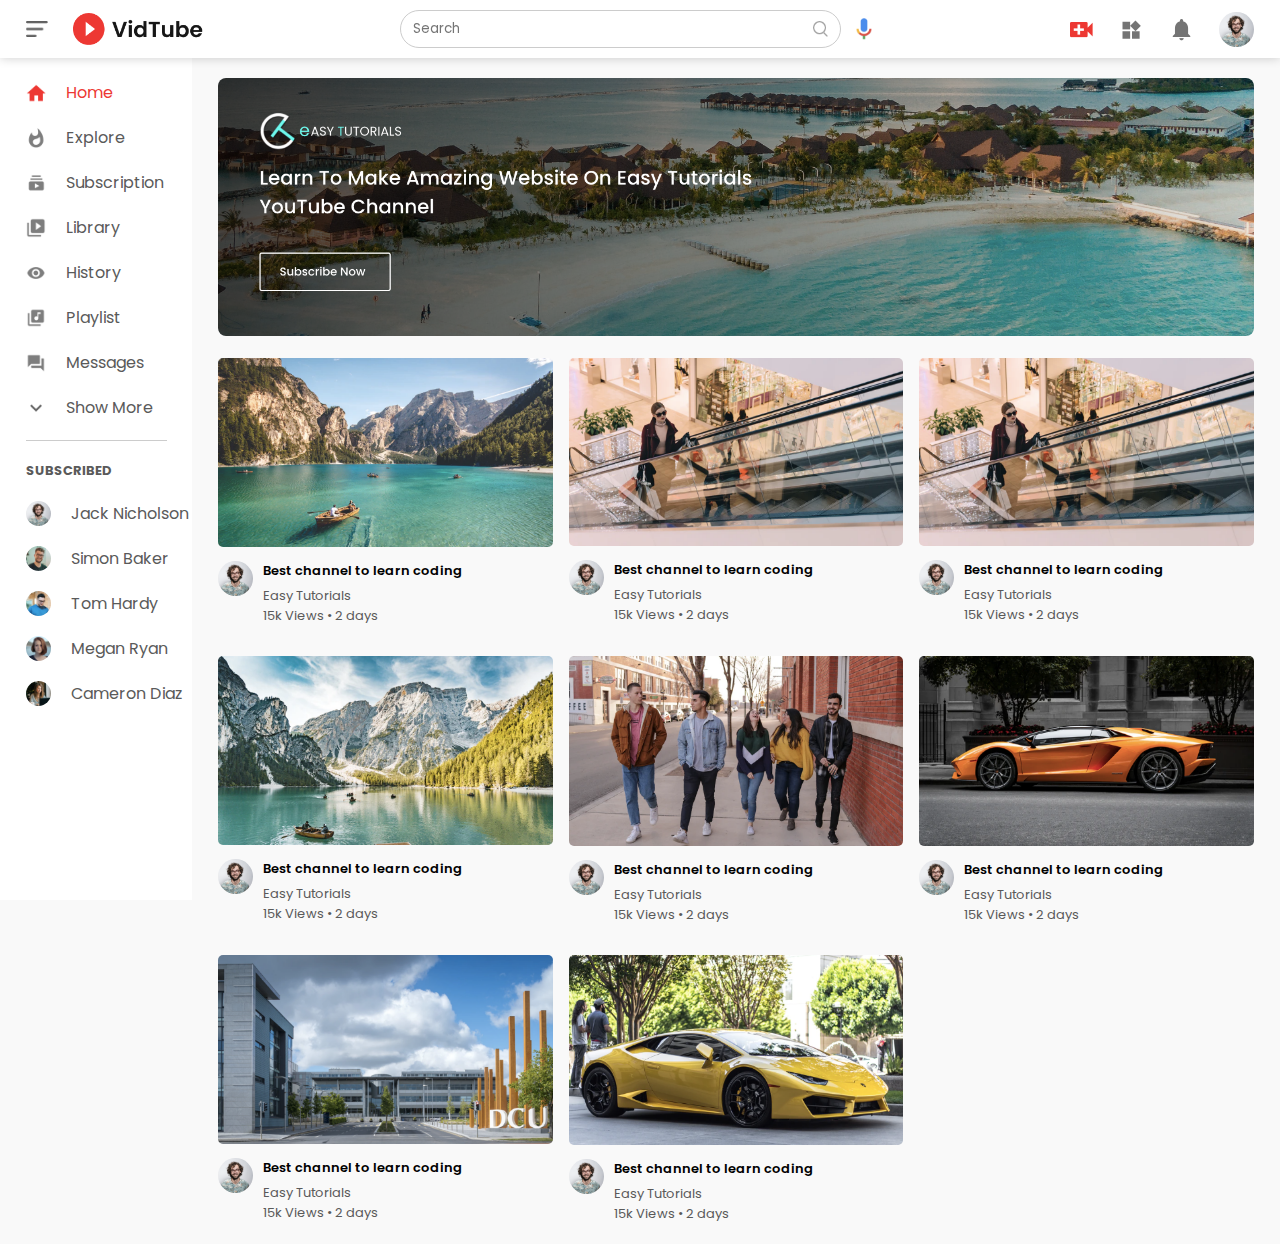
<file: index.html>
<!DOCTYPE html>
<html lang="en">
<head>
    <meta charset="UTF-8">
    <meta name="viewport" content="width=device-width, initial-scale=1.0">
    <link rel="preconnect" href="https://fonts.googleapis.com">
<link rel="preconnect" href="https://fonts.gstatic.com" crossorigin>
<link href="https://fonts.googleapis.com/css2?family=Poppins:ital,wght@1,200;1,400&display=swap" rel="stylesheet">
    <link rel="stylesheet" href="style/style.css">
    <title>Youtube Clone</title>
</head>
<body>

    <nav class="flex-div">

     <div class="nav-left flex-div">
        <img src="images/menu.png" class="menu-icon" alt="">
        <img src="images/logo.png" class="logo" alt="">

     </div>

     <div class="nav-middle flex-div">
        <div class="search-box flex-div">
            <input type="text" placeholder="Search">
            <img src="images/search.png" alt="">
        </div>

        <img src="images/voice-search.png" class="mic-icon" alt="">
     </div>
    
     <div class="nav-right flex-div">
        <img src="images/upload.png" alt="">
        <img src="images/more.png" alt="">
        <img src="images/notification.png" alt="">
        <img class="user-icon" src="images/Jack.png" alt="">
     </div>

    </nav>

    <!-- sidebar -->
    
    <div class="sidebar">
        <div class="shortcut-link">
            <a href="">
                <img src="images/home.png" alt="">
                <p>Home</p>
            </a>
            <a href="">
                <img src="images/explore.png" alt="">
                <p>Explore</p>
            </a>
            <a href="">
                <img src="images/subscriprion.png" alt="">
                <p>Subscription</p>
            </a>
            <a href="">
                <img src="images/library.png" alt="">
                <p>Library</p>
            </a>
            <a href="">
                <img src="images/history.png" alt="">
                <p>History</p>
            </a>
            <a href="">
                <img src="images/playlist.png" alt="">
                <p>Playlist</p>
            </a>
            <a href="">
                <img src="images/messages.png" alt="">
                <p>Messages</p>
            </a>
            <a href="">
                <img src="images/show-more.png" alt="">
                <p>Show More</p>
            </a>

            <hr>
        </div>

        <div class="subscribed-list">
            <h3>SUBSCRIBED</h3>
            <a href="">
                <img src="images/Jack.png" alt="">
                <p>Jack Nicholson</p>
            </a>

            <a href="">
                <img src="images/simon.png" alt="">
                <p>Simon Baker</p>
            </a>

            <a href="">
                <img src="images/tom.png" alt="">
                <p>Tom Hardy</p>
            </a>

            <a href="">
                <img src="images/megan.png" alt="">
                <p>Megan Ryan</p>
            </a>
            <a href="">
                <img src="images/cameron.png" alt="">
                <p>Cameron Diaz</p>
            </a>
        </div>
    </div>

    <!-- main -->

    <div class="container">

        <div class="banner">
            <img src="images/banner.png" alt="">
        </div>
        
        <div class="list-container">
            <div class="vid-list">
                <!-- pagina collegata -->
                <a href="play-video.html">
                    <img src="images/thumbnail1.png" class="thumbnail" alt="">
                </a>
                <div class="flex-div">
                    <img src="images/Jack.png" alt="">
                    <div class="vid-info">
                        <a href="play-video.html">Best channel to learn coding</a>
                        <p>Easy Tutorials</p>
                        <p>15k Views &bull; 2 days</p>
                    </div>
                </div>
            </div>

            <div class="vid-list">
                <a href="">
                    <img src="images/thumbnail3.png" class="thumbnail" alt="">
                </a>
                <div class="flex-div">
                    <img src="images/Jack.png" alt="">
                    <div class="vid-info">
                        <a href="">Best channel to learn coding</a>
                        <p>Easy Tutorials</p>
                        <p>15k Views &bull; 2 days</p>
                    </div>
                </div>
            </div>

            <div class="vid-list">
                <a href="">
                    <img src="images/thumbnail3.png" class="thumbnail" alt="">
                </a>
                <div class="flex-div">
                    <img src="images/Jack.png" alt="">
                    <div class="vid-info">
                        <a href="">Best channel to learn coding</a>
                        <p>Easy Tutorials</p>
                        <p>15k Views &bull; 2 days</p>
                    </div>
                </div>
            </div>

            <div class="vid-list">
                <a href="">
                    <img src="images/thumbnail4.png" class="thumbnail" alt="">
                </a>
                <div class="flex-div">
                    <img src="images/Jack.png" alt="">
                    <div class="vid-info">
                        <a href="">Best channel to learn coding</a>
                        <p>Easy Tutorials</p>
                        <p>15k Views &bull; 2 days</p>
                    </div>
                </div>
            </div>

            <div class="vid-list">
                <a href="">
                    <img src="images/thumbnail5.png" class="thumbnail" alt="">
                </a>
                <div class="flex-div">
                    <img src="images/Jack.png" alt="">
                    <div class="vid-info">
                        <a href="">Best channel to learn coding</a>
                        <p>Easy Tutorials</p>
                        <p>15k Views &bull; 2 days</p>
                    </div>
                </div>
            </div>

            <div class="vid-list">
                <a href="">
                    <img src="images/thumbnail6.png" class="thumbnail" alt="">
                </a>
                <div class="flex-div">
                    <img src="images/Jack.png" alt="">
                    <div class="vid-info">
                        <a href="">Best channel to learn coding</a>
                        <p>Easy Tutorials</p>
                        <p>15k Views &bull; 2 days</p>
                    </div>
                </div>
            </div>

            <div class="vid-list">
                <a href="">
                    <img src="images/thumbnail7.png" class="thumbnail" alt="">
                </a>
                <div class="flex-div">
                    <img src="images/Jack.png" alt="">
                    <div class="vid-info">
                        <a href="">Best channel to learn coding</a>
                        <p>Easy Tutorials</p>
                        <p>15k Views &bull; 2 days</p>
                    </div>
                </div>
            </div>

            <div class="vid-list">
                <a href="">
                    <img src="images/thumbnail8.png" class="thumbnail" alt="">
                </a>
                <div class="flex-div">
                    <img src="images/Jack.png" alt="">
                    <div class="vid-info">
                        <a href="">Best channel to learn coding</a>
                        <p>Easy Tutorials</p>
                        <p>15k Views &bull; 2 days</p>
                    </div>
                </div>
            </div>
        </div>
    </div>


    <script src="js/main.js"></script>
</body>
</html>
</file>
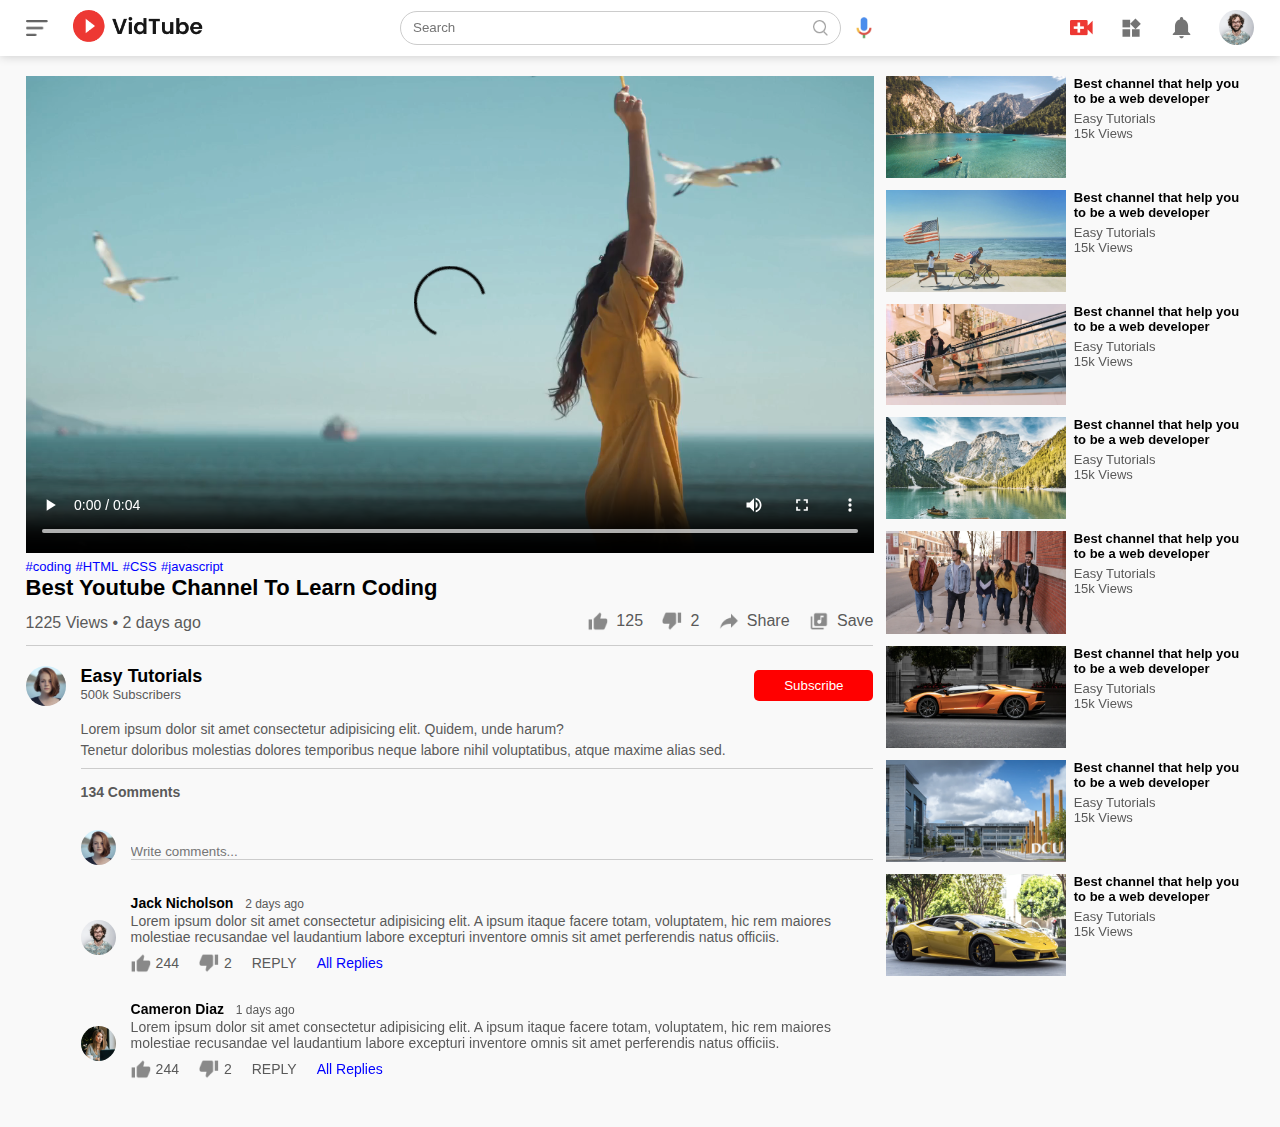
<file: play-video.html>
<!DOCTYPE html>
<html lang="en">
<head>
    <meta charset="UTF-8">
    <meta name="viewport" content="width=device-width, initial-scale=1.0">
    <link rel="stylesheet" href="style/style.css">
    <title>Youtube Clone - Play Video</title>
</head>
<body>

    <nav class="flex-div">

        <div class="nav-left flex-div">
           <img src="images/menu.png" class="menu-icon" alt="">
           
           <a href="index.html">
            <img src="images/logo.png" class="logo" alt="">

           </a>
   
        </div>
   
        <div class="nav-middle flex-div">
           <div class="search-box flex-div">
               <input type="text" placeholder="Search">
               <img src="images/search.png" alt="">
           </div>
   
           <img src="images/voice-search.png" class="mic-icon" alt="">
        </div>
       
        <div class="nav-right flex-div">
           <img src="images/upload.png" alt="">
           <img src="images/more.png" alt="">
           <img src="images/notification.png" alt="">
           <img class="user-icon" src="images/Jack.png" alt="">
        </div>
   
    </nav>
    

    <div class="container play-container">
        <div class="row">
            <div class="play-video">
                <video controls autoplay>
                    <source src="images/video.mp4" type="video/mp4">
                </video>


                <div class="tags">
                    <a href="">#coding</a>
                    <a href="">#HTML</a>
                    <a href="">#CSS</a>
                    <a href="">#javascript</a>

                </div>

                <h3>Best Youtube Channel To Learn Coding</h3>
<!--  video info-->
                <div class="play-video-info">
                    <p>1225 Views &bull; 2 days ago</p>
                    <div>
                        <a href="">
                            <img src="images/like.png" alt="">
                            125
                        </a>
                        <a href="">
                            <img src="images/dislike.png" alt="">
                            2
                        </a>
                        <a href="">
                            <img src="images/share.png" alt="">
                            Share
                        </a>
                        <a href="">
                            <img src="images/save.png" alt="">
                            Save
                        </a>
                    </div>
                </div>

                <hr>
<!-- user -->
                <div class="publisher">
                    <img src="images/megan.png" alt="">
                    <div>
                        <p>Easy Tutorials</p>
                        <span>500k Subscribers</span>
                    </div>
                    <button type="button">Subscribe</button>
                </div>
<!-- video description -->
                <div class="vid-desc">
                    <p>Lorem ipsum dolor sit amet consectetur adipisicing elit. Quidem, unde harum? 
                    </p>
                    <p>Tenetur doloribus molestias dolores temporibus neque labore nihil voluptatibus, atque maxime alias sed.
                    </p>

                    <hr>

                    <h4>134 Comments</h4>

                    <div class="add-comment">
                        <img src="images/megan.png" alt="">
                        <input type="text" placeholder="Write comments..." >
                    </div>
<!-- old comments -->
                    <div class="old-comment">
                        <img src="images/Jack.png" alt="">
                        <div>
                            <h3>Jack Nicholson 
                                <span>2 days ago</span>
                            </h3>

                            <p>Lorem ipsum dolor sit amet consectetur adipisicing elit. A ipsum itaque facere totam, voluptatem, hic rem maiores molestiae recusandae vel laudantium labore excepturi inventore omnis sit amet perferendis natus officiis.</p>

                            <div class="comment-action">
                                <img src="images/like.png" alt="">
                                <span>244</span>

                                <img src="images/dislike.png" alt="">
                                <span>2</span>

                                <span>REPLY</span>
                                <a href="">All Replies</a>
                            </div>
                        </div>
                    </div>

                    <div class="old-comment">
                        <img src="images/cameron.png" alt="">
                        <div>
                            <h3>Cameron Diaz
                                <span>1 days ago</span>
                            </h3>

                            <p>Lorem ipsum dolor sit amet consectetur adipisicing elit. A ipsum itaque facere totam, voluptatem, hic rem maiores molestiae recusandae vel laudantium labore excepturi inventore omnis sit amet perferendis natus officiis.</p>

                            <div class="comment-action">
                                <img src="images/like.png" alt="">
                                <span>244</span>

                                <img src="images/dislike.png" alt="">
                                <span>2</span>

                                <span>REPLY</span>
                                <a href="">All Replies</a>
                            </div>
                        </div>
                    </div>
                </div>


            </div>

      
<!-- right sidebar -->

            <div class="right-sidebar">
                <div class="side-videolist">
                    <a class="small-thumbnail" href="">
                        <img src="images/thumbnail1.png" alt="">

                    </a>
                    <div class="vid-info">
                        <a href="">
                            Best channel that help you to be a web developer
                        </a>
                        <p>
                            Easy Tutorials
                        </p>
                        <p>15k Views</p>
                    </div>
                </div>

                <div class="side-videolist">
                    <a class="small-thumbnail" href="">
                        <img src="images/thumbnail2.png" alt="">

                    </a>
                    <div class="vid-info">
                        <a href="">
                            Best channel that help you to be a web developer
                        </a>
                        <p>
                            Easy Tutorials
                        </p>
                        <p>15k Views</p>
                    </div>
                </div>

                <div class="side-videolist">
                    <a class="small-thumbnail" href="">
                        <img src="images/thumbnail3.png" alt="">

                    </a>
                    <div class="vid-info">
                        <a href="">
                            Best channel that help you to be a web developer
                        </a>
                        <p>
                            Easy Tutorials
                        </p>
                        <p>15k Views</p>
                    </div>
                </div>

                <div class="side-videolist">
                    <a class="small-thumbnail" href="">
                        <img src="images/thumbnail4.png" alt="">

                    </a>
                    <div class="vid-info">
                        <a href="">
                            Best channel that help you to be a web developer
                        </a>
                        <p>
                            Easy Tutorials
                        </p>
                        <p>15k Views</p>
                    </div>
                </div>

                <div class="side-videolist">
                    <a class="small-thumbnail" href="">
                        <img src="images/thumbnail5.png" alt="">

                    </a>
                    <div class="vid-info">
                        <a href="">
                            Best channel that help you to be a web developer
                        </a>
                        <p>
                            Easy Tutorials
                        </p>
                        <p>15k Views</p>
                    </div>
                </div>

                <div class="side-videolist">
                    <a class="small-thumbnail" href="">
                        <img src="images/thumbnail6.png" alt="">

                    </a>
                    <div class="vid-info">
                        <a href="">
                            Best channel that help you to be a web developer
                        </a>
                        <p>
                            Easy Tutorials
                        </p>
                        <p>15k Views</p>
                    </div>
                </div>

                <div class="side-videolist">
                    <a class="small-thumbnail" href="">
                        <img src="images/thumbnail7.png" alt="">

                    </a>
                    <div class="vid-info">
                        <a href="">
                            Best channel that help you to be a web developer
                        </a>
                        <p>
                            Easy Tutorials
                        </p>
                        <p>15k Views</p>
                    </div>
                </div>

                <div class="side-videolist">
                    <a class="small-thumbnail" href="">
                        <img src="images/thumbnail8.png" alt="">

                    </a>
                    <div class="vid-info">
                        <a href="">
                            Best channel that help you to be a web developer
                        </a>
                        <p>
                            Easy Tutorials
                        </p>
                        <p>15k Views</p>
                    </div>
                </div>
            </div>
        </div>
    </div>
</body>
</html>
</file>
<file: style/style.css>
*{
    padding: 0;
    margin:0;
    box-sizing: border-box;
    font-family: 'Poppins', sans-serif;
}

a{
    text-decoration: none;
    color: #5a5a5a;
}

img{
    cursor: pointer;
}


/* ******************* NAVBAR ******************* */

.flex-div{
    display: flex;
    align-items: center;
}

nav{
    padding: 10px 2%;
    justify-content: space-between;
    box-shadow: 0 0 10px rgba(0, 0, 0, 0.2);
    background-color: #fff;
    position: sticky;
    top: 0;
    z-index: 10;
}

.nav-right img{
    width: 25px;
    margin-right: 25px;
}

.nav-right .user-icon{
    width: 35px;
    border-radius: 50%;
    margin-right: 0;
}

.nav-left .menu-icon{
    width: 22px;
    margin-right: 25px;

}

.nav-left .logo{
    width: 130px;
}

.nav-middle .mic-icon{
    width: 16px;
}

.nav-middle .search-box{
    border: 1px solid #ccc;
    margin-right: 15px;
    padding: 8px 12px;
    border-radius: 25px;
}

.nav-middle .search-box input{
    width: 400px;
    border: 0;
    outline: 0;
    background-color: transparent;
}

.nav-middle .search-box img{
    width: 15px;
}

/* ******************* SIDEBAR ******************* */

.sidebar{
    background-color: #fff;
    width: 15%;
    height: 100vh;
    position: fixed;
    top: 0;
    padding-left: 2%;
    padding-top: 80px;
}

.shortcut-link a img{
    width: 20px;
    margin-right: 20px;
}


.shortcut-link a{
    display: flex;
    align-items: center;
    margin-bottom: 20px;
    width: fit-content;
    flex-wrap: wrap;
}


.shortcut-link a:first-child{
    color: #ed3833;
}

.sidebar hr{
    border: 0;
    height: 1px;
    background-color: #ccc;
    width: 85%;
}

.subscribed-list h3{
    font-size: 13px;
    margin: 20px 0;
    color: #5a5a5a;

}

.subscribed-list a{
    display: flex;
    align-items: center;
    margin-bottom: 20px;
    width: fit-content;
    flex-wrap: wrap;
}

.subscribed-list a img{
    width: 25px;
    border-radius: 50%;
    margin-right: 20px;
}

.small-sidebar{
    width: 5%;
}

.small-sidebar a p{
    display: none;
}

.small-sidebar h3{
    display: none;
}

.small-sidebar hr{
    width: 50%;
    margin-bottom: 25px;
}

/* ******************* MAIN ******************* */

.container{
    background: #f9f9f9;
    padding-left: 17%;
    padding-right: 2%;
    padding-top: 20px;
    padding-bottom: 20px;
}

.large-container{
    padding-left: 7%;

}

.banner{
    width: 100%;
}

.banner img{
    width: 100%;
    border-radius: 8px;
}

.list-container{
    display: grid;
    grid-template-columns:repeat(auto-fit, minmax(250px,1fr)) ;
    grid-column-gap: 16px;
    grid-row-gap: 30px;
    margin-top: 15px;
}

.vid-list .thumbnail{
    width: 100%;
    border-radius: 5px;

}

.vid-list .flex-div{
    align-items: flex-start;
    margin-top: 7px;
}

.vid-list .flex-div img{
    width: 35px;
    margin-right: 10px;
    border-radius: 50%;
}

.vid-info{
    color: #5a5a5a;
    font-size: 13px;

}

.vid-info a{
    color: black;
    font-weight: 600;
    display: block;
    margin-bottom: 5px;
}



@media (max-width:900px ){
    .menu-icon{
        display: none;
    }

    .sidebar{
        display: none;
    }

    .container, .large-container{
        padding-left: 5%;
        padding-right: 5%;
    }

    .nav-right img{
        display: none;
    }

    .nav-right .user-icon{
        display: block;
        width: 30px;
    }

    .nav-middle .search-box input{
        width: 100px;
    }

    .nav-middle .mic-icon{
        display: none;
    }
    .logo{
        width: 9px;
    }
}




/* ******************* PLAY VIDEO PAGE ******************* */

.play-container{
    padding-left: 2%;
}

.row{
    display: flex;
    justify-content: space-between;
    flex-wrap: wrap;
}

.play-video{
    flex-basis: 69%;
}

.right-sidebar{
    flex-basis: 30%;
}

.play-video video{
    width: 100%;
}

.side-videolist{
    display: flex;
    justify-content: space-between;
    margin-bottom: 8px;
}

.side-videolist img{
    width: 100%;
}

.side-videolist .small-thumbnail{
    flex-basis: 49%;
}

.side-videolist .vid-info{
    flex-basis: 49%;
}

.play-video .tags a{
    color: #0000ff;
    font-size: 13px;

}

.play-video h3{
    font-weight: 600;
    font-size: 22px;
}

.play-video .play-video-info{
    display: flex;
    align-items: center;
    justify-content: space-between;
    flex-wrap: wrap;
    margin-top: 10px;
    font-style: 14px;
    color: #5a5a5a;
}

.play-video .play-video-info a img{
    width: 20px;
    margin-right: 8px;

}

.play-video .play-video-info a{
    display: inline-flex;
    align-items: center;
    margin-left: 15px;
}

.play-video hr{
    border: 0;
    height: 1px;
    background-color: #ccc;
    margin: 10px 0;
}

.publisher{
    display: flex;
    align-items: center;
    margin-top: 20px;
}

.publisher div{
    flex:1;
    line-height: 18px;
}

.publisher img{
    width: 40px;
    border-radius: 50%;
    margin-right: 15px;
}

.publisher div p{
    color: black;
    font-weight: 600;
    font-size: 18px;
}

.publisher div span{
    font-size: 13px;
    color: #5a5a5a;
}

.publisher button{
    background-color: red;
    color: white;
    padding: 8px 30px;
    border: 0;
    outline: 0;
    border-radius: 5px ;
    cursor: pointer;
}

.vid-desc{
    padding-left: 55px;
    margin: 15px 0 ;
}

.vid-desc p{
    font-size: 14px;
    margin-bottom: 5px;
    color: #5a5a5a;
}

.vid-desc h4{
    font-size: 14px;
    color: #5a5a5a;
    margin-top: 15px;
}

.add-comment{
    display: flex;
    align-items: center;
    margin: 30px 0;
}

.add-comment img{
    width: 35px;
    border-radius: 50%;
    margin-right: 15px;
}

.add-comment input{
    border: 0;
    outline: 0;
    border-bottom: 1px solid #ccc;
    width: 100%;
    padding-top: 10px;
    background-color: transparent;
}

.old-comment{
    display: flex;
    align-items: center;
    margin: 20px 0;
}

.old-comment img{
    width: 35px;
    border-radius: 50%;
    margin-right: 15px;
}

.old-comment h3{
    font-size: 14px;
    margin-bottom: 2px;
}

.old-comment h3 span{
    font-size: 12px;
    color: #5a5a5a;
    font-weight: 500;
    margin-left: 8px;
}

.old-comment .comment-action{
    display: flex;
    align-items: center;
    margin: 8px 0;
    font-size: 14px;
}

.old-comment .comment-action img{
    border-radius: 0;
    width: 20px;
    margin-right: 5px;
}

.old-comment .comment-action span{
    margin-right: 20px;
    color: #5a5a5a;
}

.old-comment .comment-action a{
    color: #0000ff;
}

@media (max-width:900px) {
    .play-video{
        flex-basis: 100%;
    }

    .right-sidebar{
        flex-basis: 100%;
    }

    .play-container{
        padding-left: 5%;
    }

    .vid-desc{
        padding-left: 0;

    }

    .play-video .play-video-info a{
        margin-left: 0;
        margin-right: 15px;
        margin-top: 15px;
    }
}
</file>
